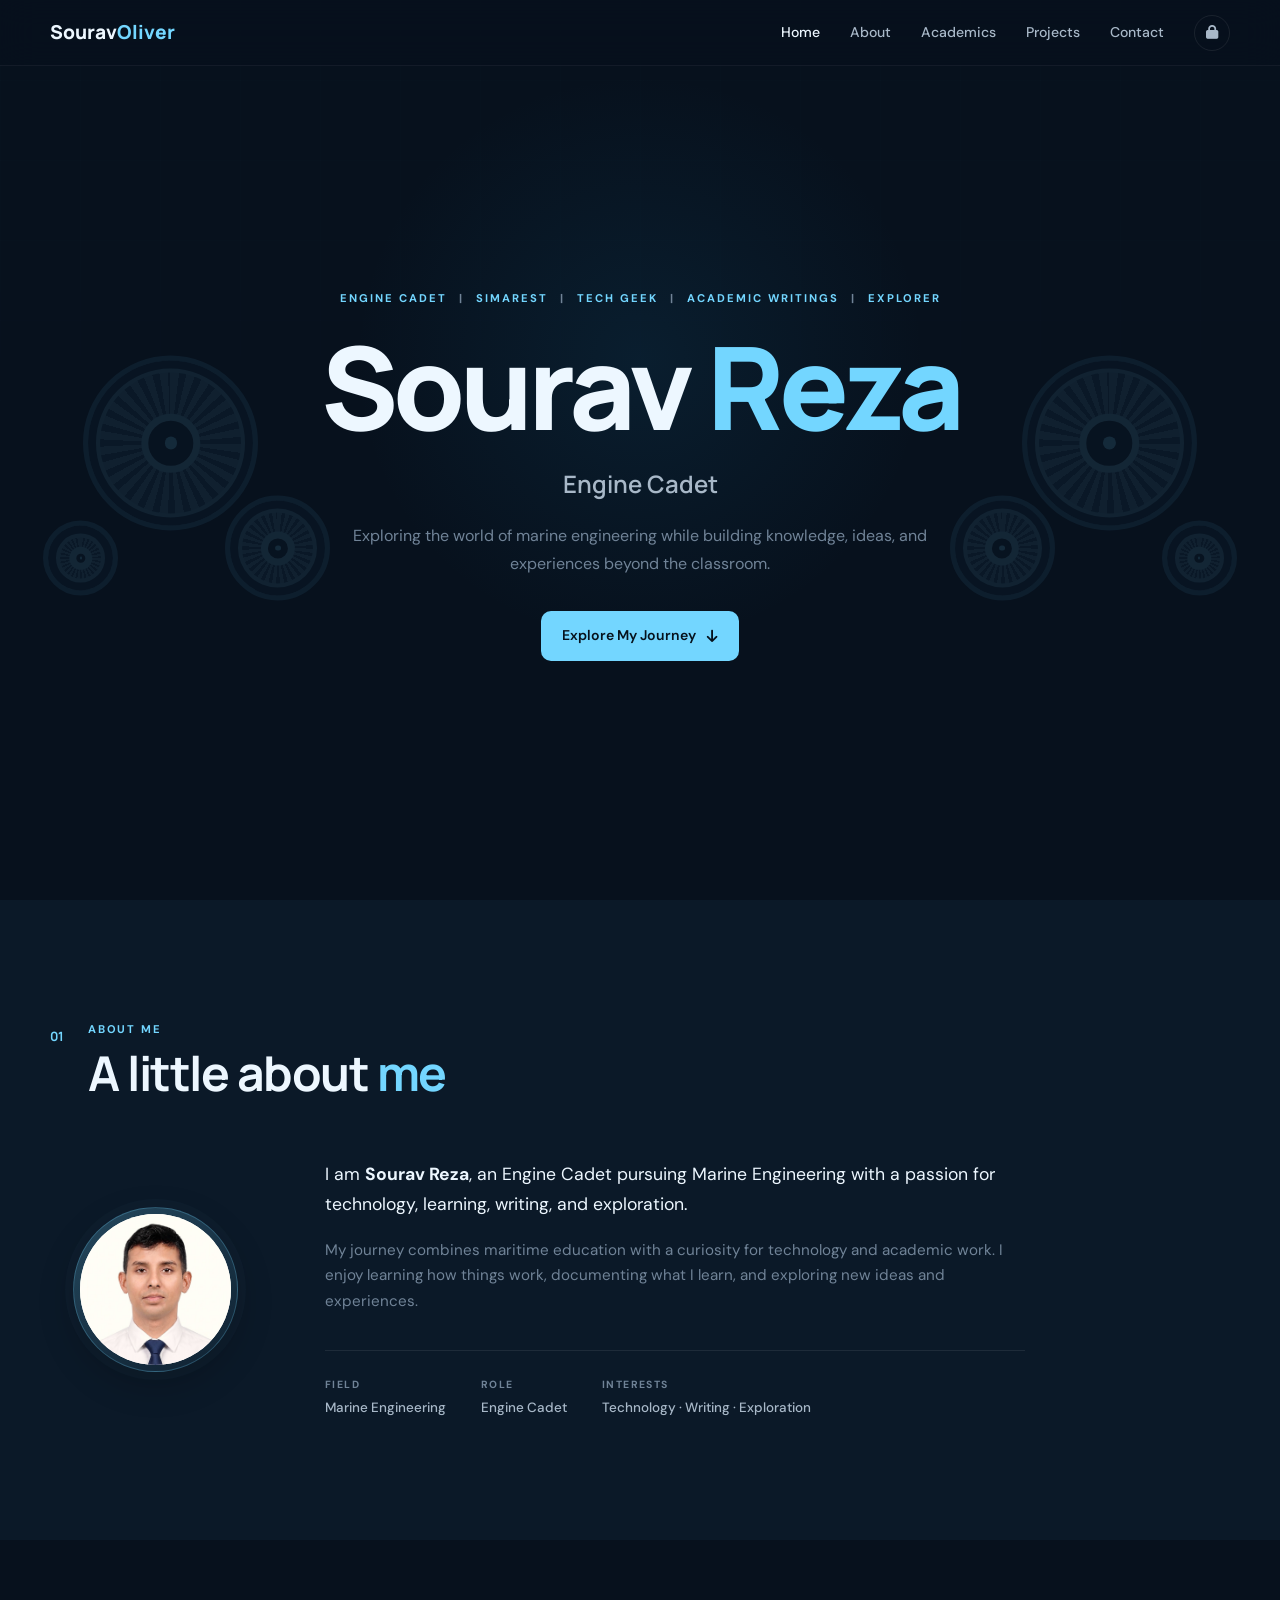
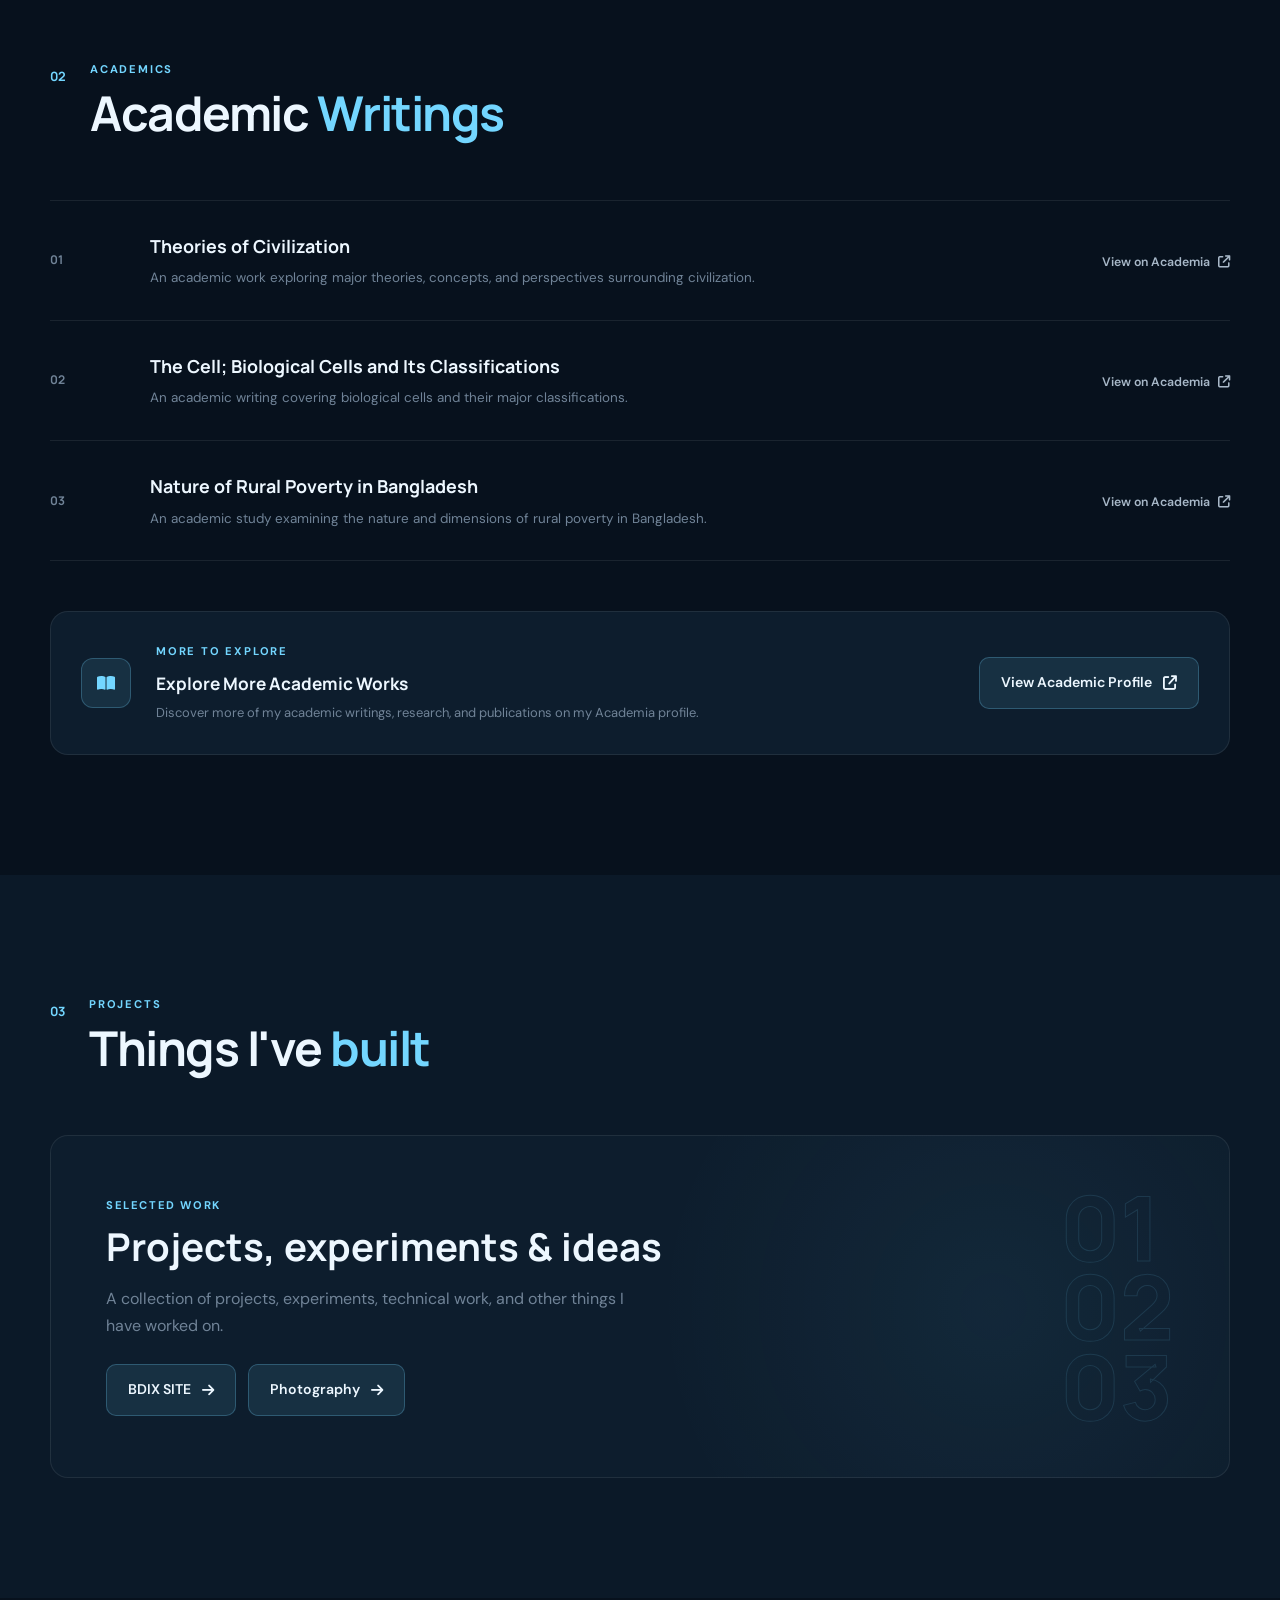
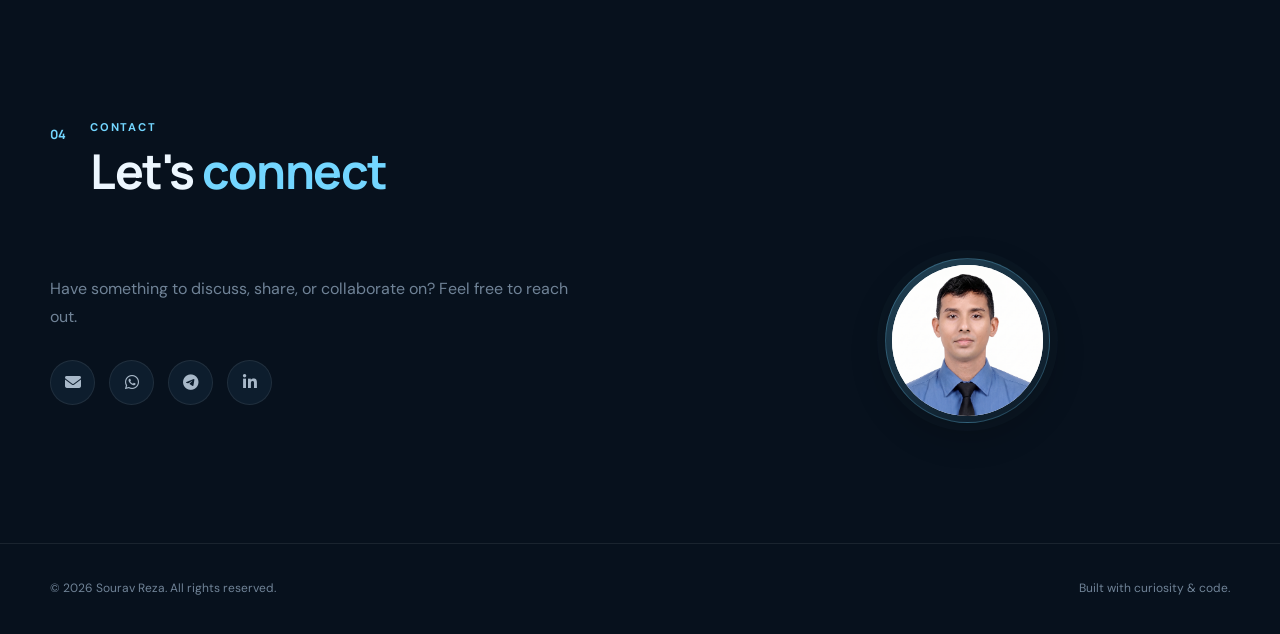
<file: index.html>
<!DOCTYPE html>
<html lang="en">
<head>
    <meta charset="UTF-8">
    <meta name="viewport" content="width=device-width, initial-scale=1.0">

    <title>Sourav Reza | Engine Cadet</title>

    <meta name="description"
          content="Sourav Reza — Engine Cadet, Tech Geek, Academic Writer and Explorer.">

    <link rel="preconnect" href="https://fonts.googleapis.com">
    <link rel="preconnect" href="https://fonts.gstatic.com" crossorigin>

    <link href="https://fonts.googleapis.com/css2?family=DM+Sans:wght@400;500;600;700&family=Manrope:wght@400;500;600;700;800&display=swap"
          rel="stylesheet">

    <link rel="stylesheet"
          href="https://cdnjs.cloudflare.com/ajax/libs/font-awesome/6.5.2/css/all.min.css">

    <link rel="stylesheet" href="style.css">
</head>

<body>

<!-- ================= NAVBAR ================= -->

<header class="navbar">

    <div class="nav-container">

        <a href="#home" class="logo">
            Sourav<span>Oliver</span>
        </a>

        <nav class="nav-links">

            <a href="#home" class="active">Home</a>

            <a href="#about">About</a>

            <a href="#academics">Academics</a>

            <!-- PROJECTS -->

            <div class="projects-dropdown">

                <a href="#projects" class="projects-main">
                    Projects
                </a>

                <div class="projects-menu">

                    <a href="bdix.html">
                        BDIX SITE
                    </a>

                    <a href="photography.html">
                        Photography
                    </a>

                </div>

            </div>

            <a href="#contact">
                Contact
            </a>

            <!-- LOCK -->

            <a href="access.html"
               class="lock-link"
               aria-label="Private Access">

                <i class="fa-solid fa-lock"></i>

            </a>

        </nav>

    </div>

</header>


<!-- ================= HERO ================= -->

<main>

<section class="hero" id="home">

    <div class="hero-gears hero-gears-left">

        <div class="gear gear-large">
            <span></span>
        </div>

        <div class="gear gear-small">
            <span></span>
        </div>

        <div class="gear gear-tiny">
            <span></span>
        </div>

    </div>


    <div class="hero-gears hero-gears-right">

        <div class="gear gear-large">
            <span></span>
        </div>

        <div class="gear gear-small">
            <span></span>
        </div>

        <div class="gear gear-tiny">
            <span></span>
        </div>

    </div>


    <div class="hero-container">

        <div class="hero-content">

            <p class="eyebrow">

                ENGINE CADET
                <span>|</span>
                SIMarEST
                <span>|</span>
                TECH GEEK
                <span>|</span>
                ACADEMIC WRITINGS
                <span>|</span>
                eXPLORER

            </p>


            <h1>
                Sourav <span>Reza</span>
            </h1>


            <h2>
                Engine Cadet
            </h2>


            <p class="hero-description">

                Exploring the world of marine engineering while
                building knowledge, ideas, and experiences beyond
                the classroom.

            </p>


            <a href="#about" class="primary-button">

                Explore My Journey

                <i class="fa-solid fa-arrow-down"></i>

            </a>

        </div>

    </div>

</section>


<!-- ================= ABOUT ================= -->

<section class="section about-section" id="about">

    <div class="section-container">

        <div class="section-heading">

            <span class="section-number">01</span>

            <div>

                <p class="section-label">
                    ABOUT ME
                </p>

                <h2>
                    A little about <span>me</span>
                </h2>

            </div>

        </div>


        <div class="about-content">

            <div class="about-image">

                <div class="portrait-frame">

                    <img src="profile.jpg"
                         alt="Sourav Reza">

                </div>

            </div>


            <div class="about-text">

                <p class="intro-text">

                    I am <strong>Sourav Reza</strong>, an Engine Cadet
                    pursuing Marine Engineering with a passion for
                    technology, learning, writing, and exploration.

                </p>


                <p>

                    My journey combines maritime education with a
                    curiosity for technology and academic work.
                    I enjoy learning how things work, documenting
                    what I learn, and exploring new ideas and
                    experiences.

                </p>


                <div class="about-details">

                    <div class="detail-item">

                        <span>FIELD</span>

                        <strong>
                            Marine Engineering
                        </strong>

                    </div>


                    <div class="detail-item">

                        <span>ROLE</span>

                        <strong>
                            Engine Cadet
                        </strong>

                    </div>


                    <div class="detail-item">

                        <span>INTERESTS</span>

                        <strong>
                            Technology · Writing · Exploration
                        </strong>

                    </div>

                </div>

            </div>

        </div>

    </div>

</section>


<!-- ================= ACADEMICS ================= -->

<section class="section academics-section" id="academics">

    <div class="section-container">

        <div class="section-heading">

            <span class="section-number">02</span>

            <div>

                <p class="section-label">
                    ACADEMICS
                </p>

                <h2>
                    Academic <span>Writings</span>
                </h2>

            </div>

        </div>


        <div class="academic-list">


            <article class="academic-item">

                <div class="academic-number">
                    01
                </div>

                <div class="academic-info">

                    <h3>
                        Theories of Civilization
                    </h3>

                    <p>
                        An academic work exploring major theories,
                        concepts, and perspectives surrounding
                        civilization.
                    </p>

                </div>

                <div class="academic-action">

                    <a href="https://bsmrmu.academia.edu/SouravReza"
                       target="_blank"
                       rel="noopener">

                        View on Academia

                        <i class="fa-solid fa-arrow-up-right-from-square"></i>

                    </a>

                </div>

            </article>


            <article class="academic-item">

                <div class="academic-number">
                    02
                </div>

                <div class="academic-info">

                    <h3>
                        The Cell; Biological Cells and Its Classifications
                    </h3>

                    <p>
                        An academic writing covering biological
                        cells and their major classifications.
                    </p>

                </div>

                <div class="academic-action">

                    <a href="https://bsmrmu.academia.edu/SouravReza"
                       target="_blank"
                       rel="noopener">

                        View on Academia

                        <i class="fa-solid fa-arrow-up-right-from-square"></i>

                    </a>

                </div>

            </article>


            <article class="academic-item">

                <div class="academic-number">
                    03
                </div>

                <div class="academic-info">

                    <h3>
                        Nature of Rural Poverty in Bangladesh
                    </h3>

                    <p>
                        An academic study examining the nature
                        and dimensions of rural poverty in Bangladesh.
                    </p>

                </div>

                <div class="academic-action">

                    <a href="https://bsmrmu.academia.edu/SouravReza"
                       target="_blank"
                       rel="noopener">

                        View on Academia

                        <i class="fa-solid fa-arrow-up-right-from-square"></i>

                    </a>

                </div>

            </article>

        </div>


        <div class="academic-more">

            <div class="more-icon">

                <i class="fa-solid fa-book-open"></i>

            </div>


            <div class="more-content">

                <p class="section-label">
                    MORE TO EXPLORE
                </p>

                <h3>
                    Explore More Academic Works
                </h3>

                <p>
                    Discover more of my academic writings,
                    research, and publications on my Academia profile.
                </p>

            </div>


            <a href="https://bsmrmu.academia.edu/SouravReza"
               target="_blank"
               rel="noopener"
               class="secondary-button">

                View Academic Profile

                <i class="fa-solid fa-arrow-up-right-from-square"></i>

            </a>

        </div>

    </div>

</section>


<!-- ================= PROJECTS ================= -->

<section class="section projects-section" id="projects">

    <div class="section-container">

        <div class="section-heading">

            <span class="section-number">03</span>

            <div>

                <p class="section-label">
                    PROJECTS
                </p>

                <h2>
                    Things I've <span>built</span>
                </h2>

            </div>

        </div>


        <div class="projects-preview">

            <div class="project-preview-text">

                <p class="project-tag">
                    SELECTED WORK
                </p>

                <h3>
                    Projects, experiments & ideas
                </h3>

                <p>

                    A collection of projects, experiments,
                    technical work, and other things I have
                    worked on.

                </p>

                <div class="project-buttons">

                    <a href="bdix.html"
                       class="secondary-button">

                        BDIX SITE

                        <i class="fa-solid fa-arrow-right"></i>

                    </a>


                    <a href="photography.html"
                       class="secondary-button">

                        Photography

                        <i class="fa-solid fa-arrow-right"></i>

                    </a>

                </div>

            </div>


            <div class="project-decoration">

                <span>01</span>
                <span>02</span>
                <span>03</span>

            </div>

        </div>

    </div>

</section>


<!-- ================= CONTACT ================= -->

<section class="section contact-section" id="contact">

    <div class="section-container">

        <div class="section-heading">

            <span class="section-number">04</span>

            <div>

                <p class="section-label">
                    CONTACT
                </p>

                <h2>
                    Let's <span>connect</span>
                </h2>

            </div>

        </div>


        <div class="contact-content">

            <div class="contact-text">

                <p class="contact-intro">

                    Have something to discuss, share, or
                    collaborate on? Feel free to reach out.

                </p>


                <div class="social-links">

                    <a href="mailto:rezasourav07@gmail.com"
                       aria-label="Email">

                        <i class="fa-solid fa-envelope"></i>

                    </a>


                    <a href="https://wa.me/8801754745679"
                       target="_blank"
                       rel="noopener"
                       aria-label="WhatsApp">

                        <i class="fa-brands fa-whatsapp"></i>

                    </a>


                    <a href="https://t.me/Mr_R3Z4"
                       target="_blank"
                       rel="noopener"
                       aria-label="Telegram">

                        <i class="fa-brands fa-telegram"></i>

                    </a>


                    <a href="https://www.linkedin.com/in/mrr3z4/"
                       target="_blank"
                       rel="noopener"
                       aria-label="LinkedIn">

                        <i class="fa-brands fa-linkedin-in"></i>

                    </a>

                </div>

            </div>


            <div class="contact-image">

                <div class="portrait-frame">

                    <img src="hero 2.jpg"
                         alt="Sourav Reza">

                </div>

            </div>

        </div>

    </div>

</section>

</main>


<!-- ================= FOOTER ================= -->

<footer class="footer">

    <div class="footer-container">

        <p>
            © 2026 Sourav Reza. All rights reserved.
        </p>

        <p class="footer-note">
            Built with curiosity & code.
        </p>

    </div>

</footer>


</body>
</html>
</file>
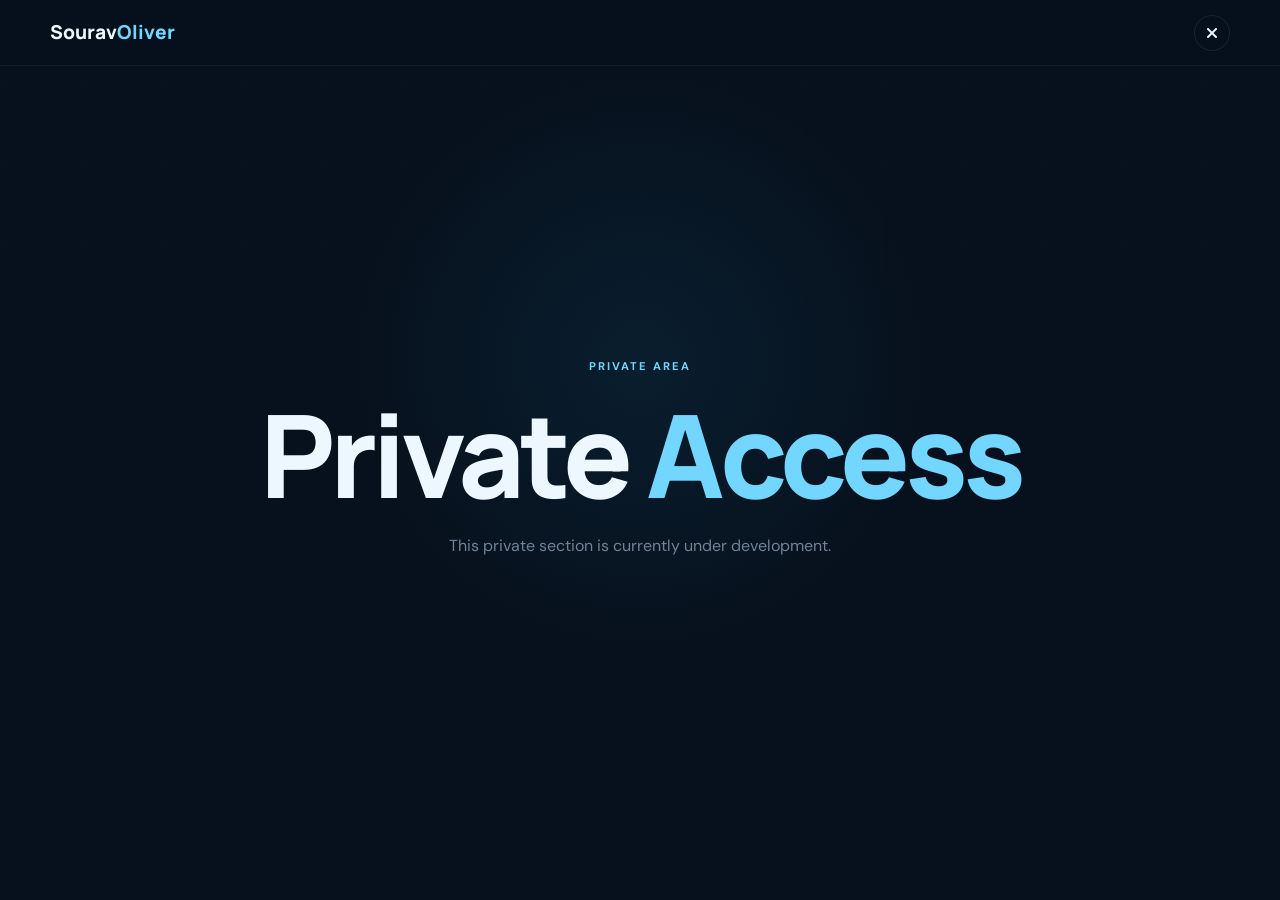
<file: access.html>
<!DOCTYPE html>
<html lang="en">

<head>
    
    <meta charset="UTF-8">

    <meta name="viewport"
          content="width=device-width, initial-scale=1.0">

    <title>Private Access | Sourav Reza</title>

    <link rel="preconnect"
          href="https://fonts.googleapis.com">

    <link rel="preconnect"
          href="https://fonts.gstatic.com"
          crossorigin>

    <link href="https://fonts.googleapis.com/css2?family=DM+Sans:wght@400;500;600;700&family=Manrope:wght@400;500;600;700;800&display=swap"
          rel="stylesheet">

    <link rel="stylesheet"
          href="https://cdnjs.cloudflare.com/ajax/libs/font-awesome/6.5.2/css/all.min.css">

    <link rel="stylesheet"
          href="style.css">

</head>


<body>


<header class="navbar">

    <div class="nav-container">

        <a href="index.html" class="logo">

            Sourav<span>Oliver</span>

        </a>


        <a href="index.html"
           class="lock-link"
           aria-label="Back to Home">

            <i class="fa-solid fa-xmark"></i>

        </a>

    </div>

</header>


<main>

<section class="hero">

    <div class="hero-container">

        <div class="hero-content">

            <p class="eyebrow">
                PRIVATE AREA
            </p>


            <h1>
                Private <span>Access</span>
            </h1>


            <p class="hero-description">

                This private section is currently under development.

            </p>

        </div>

    </div>

</section>

</main>


</body>

</html>
</file>
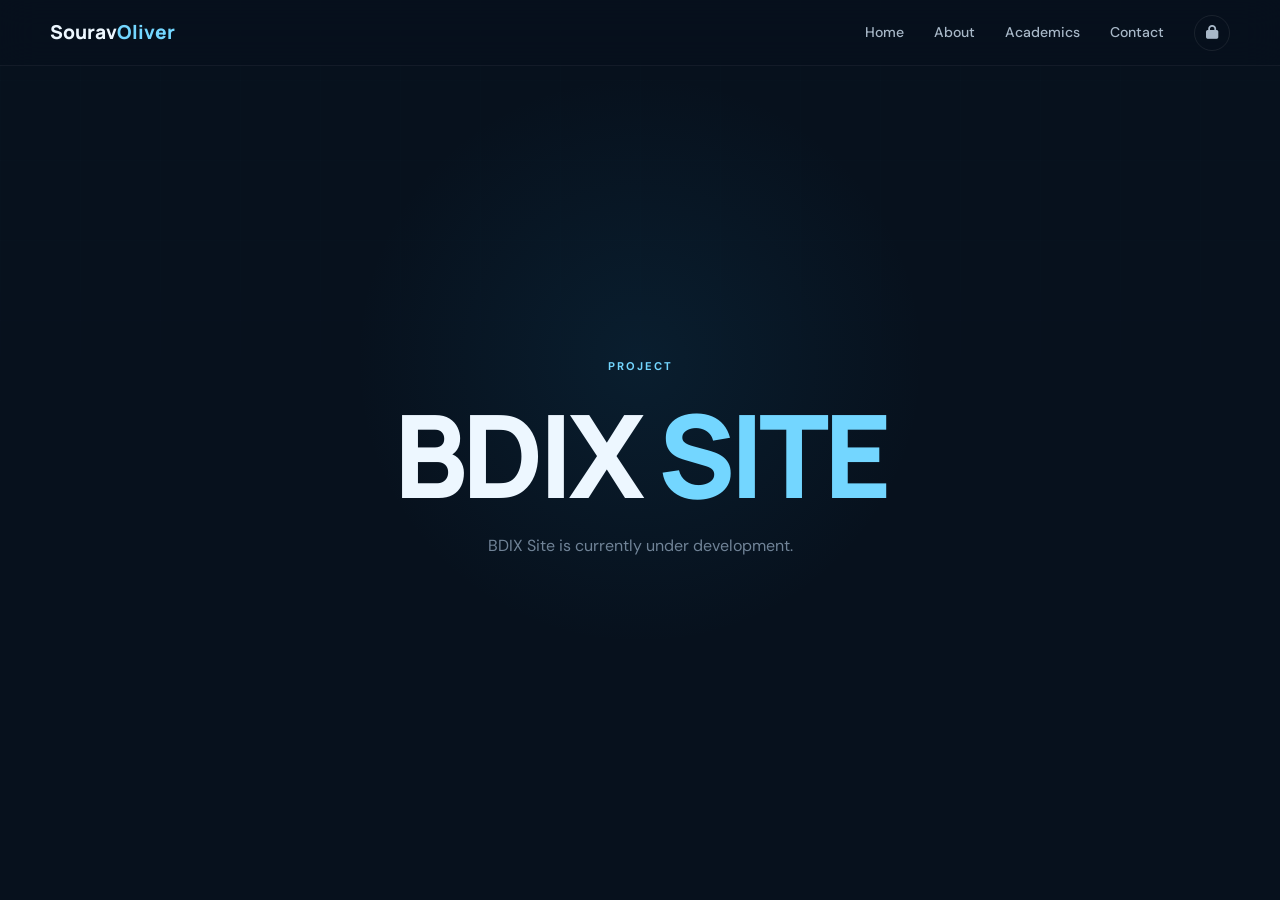
<file: bdix.html>
<!DOCTYPE html>
<html lang="en">

<head>

    <meta charset="UTF-8">

    <meta name="viewport"
          content="width=device-width, initial-scale=1.0">

    <title>BDIX SITE | Sourav Reza</title>

    <link rel="preconnect"
          href="https://fonts.googleapis.com">

    <link rel="preconnect"
          href="https://fonts.gstatic.com"
          crossorigin>

    <link href="https://fonts.googleapis.com/css2?family=DM+Sans:wght@400;500;600;700&family=Manrope:wght@400;500;600;700;800&display=swap"
          rel="stylesheet">

    <link rel="stylesheet"
          href="https://cdnjs.cloudflare.com/ajax/libs/font-awesome/6.5.2/css/all.min.css">

    <link rel="stylesheet"
          href="style.css">

</head>

<body>

<header class="navbar">

    <div class="nav-container">

        <a href="index.html" class="logo">
            Sourav<span>Oliver</span>
        </a>

        <nav class="nav-links">

            <a href="index.html">
                Home
            </a>

            <a href="index.html#about">
                About
            </a>

            <a href="index.html#academics">
                Academics
            </a>

            <a href="index.html#contact">
                Contact
            </a>

            <a href="access.html"
               class="lock-link">

                <i class="fa-solid fa-lock"></i>

            </a>

        </nav>

    </div>

</header>


<main>

<section class="hero">

    <div class="hero-container">

        <div class="hero-content">

            <p class="eyebrow">
                PROJECT
            </p>

            <h1>
                BDIX <span>SITE</span>
            </h1>

            <p class="hero-description">

                BDIX Site is currently under development.

            </p>

        </div>

    </div>

</section>

</main>

</body>

</html>
</file>
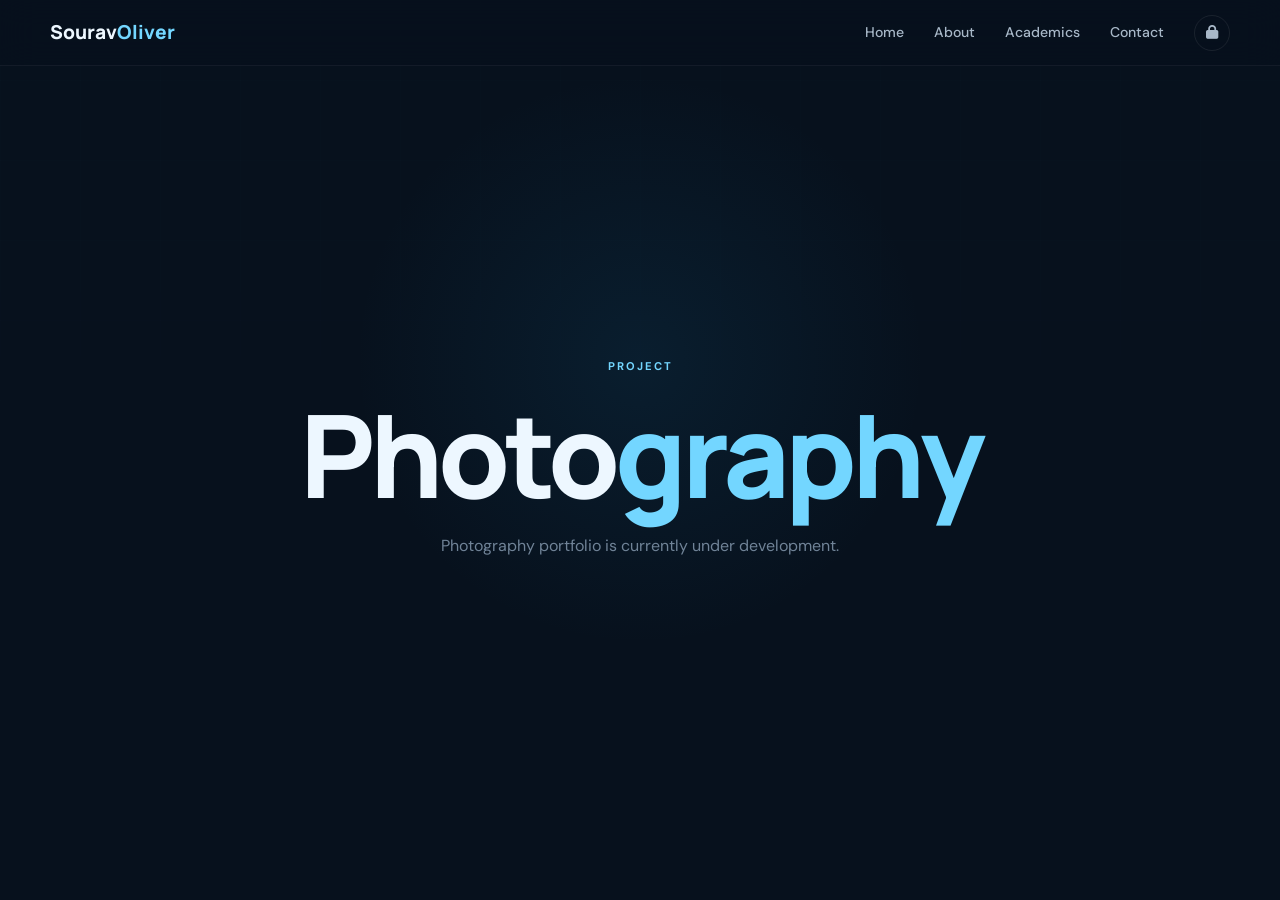
<file: photography.html>
<!DOCTYPE html>
<html lang="en">

<head>

    <meta charset="UTF-8">

    <meta name="viewport"
          content="width=device-width, initial-scale=1.0">

    <title>Photography | Sourav Reza</title>

    <link rel="preconnect"
          href="https://fonts.googleapis.com">

    <link rel="preconnect"
          href="https://fonts.gstatic.com"
          crossorigin>

    <link href="https://fonts.googleapis.com/css2?family=DM+Sans:wght@400;500;600;700&family=Manrope:wght@400;500;600;700;800&display=swap"
          rel="stylesheet">

    <link rel="stylesheet"
          href="https://cdnjs.cloudflare.com/ajax/libs/font-awesome/6.5.2/css/all.min.css">

    <link rel="stylesheet"
          href="style.css">

</head>


<body>


<header class="navbar">

    <div class="nav-container">

        <a href="index.html" class="logo">

            Sourav<span>Oliver</span>

        </a>


        <nav class="nav-links">

            <a href="index.html">
                Home
            </a>

            <a href="index.html#about">
                About
            </a>

            <a href="index.html#academics">
                Academics
            </a>

            <a href="index.html#contact">
                Contact
            </a>

            <a href="access.html"
               class="lock-link">

                <i class="fa-solid fa-lock"></i>

            </a>

        </nav>

    </div>

</header>


<main>

<section class="hero">

    <div class="hero-container">

        <div class="hero-content">

            <p class="eyebrow">
                PROJECT
            </p>

            <h1>
                Photo<span>graphy</span>
            </h1>

            <p class="hero-description">

                Photography portfolio is currently under development.

            </p>

        </div>

    </div>

</section>

</main>


</body>

</html>
</file>
<file: style.css>
:root {
    --bg: #07111d;
    --bg-soft: #0b1928;
    --bg-card: #0d1d2d;

    --text: #edf7ff;
    --text-soft: #a8b8c8;
    --text-muted: #708397;

    --accent: #73d6ff;
    --accent-bright: #12bfff;
    --accent-soft: rgba(115, 214, 255, 0.10);
    --accent-border: rgba(115, 214, 255, 0.25);

    --border: rgba(255,255,255,0.08);

    --max-width: 1180px;
    --radius: 18px;

    --transition: 0.3s ease;
}


/* RESET */

* {
    margin: 0;
    padding: 0;
    box-sizing: border-box;
}

html {
    scroll-behavior: smooth;
}

body {
    background: var(--bg);
    color: var(--text);
    font-family: "DM Sans", sans-serif;
    line-height: 1.7;
    overflow-x: hidden;
}

a {
    color: inherit;
    text-decoration: none;
}

img {
    display: block;
    max-width: 100%;
}


/* =====================================================
   NAVBAR
===================================================== */

.navbar {
    position: fixed;
    top: 0;
    left: 0;
    width: 100%;
    height: 66px;
    z-index: 1000;

    background: rgba(7,17,29,0.82);

    border-bottom: 1px solid rgba(255,255,255,0.05);

    backdrop-filter: blur(18px);
    -webkit-backdrop-filter: blur(18px);
}

.nav-container {
    width: min(
        var(--max-width),
        calc(100% - 48px)
    );

    height: 100%;
    margin: auto;

    display: flex;
    align-items: center;
    justify-content: space-between;
}


/* LOGO */

.logo {
    font-family: "Manrope", sans-serif;
    font-size: 1.2rem;
    font-weight: 800;
}

.logo span {
    color: var(--accent);
}


/* NAV */

.nav-links {
    height: 100%;

    display: flex;
    align-items: center;

    gap: 30px;
}

.nav-links > a,
.projects-main {
    position: relative;

    color: var(--text-soft);

    font-size: 0.88rem;
    font-weight: 500;

    transition: color var(--transition);
}

.nav-links > a:hover,
.projects-main:hover,
.nav-links > a.active {
    color: var(--text);
}


/* UNDERLINE */

.nav-links > a:not(.lock-link)::after,
.projects-main::after {
    content: "";

    position: absolute;

    left: 0;
    bottom: -7px;

    width: 0;
    height: 1px;

    background: var(--accent);

    transition: width var(--transition);
}

.nav-links > a:not(.lock-link):hover::after,
.projects-main:hover::after {
    width: 100%;
}


/* =====================================================
   PROJECTS DROPDOWN
===================================================== */

.projects-dropdown {
    position: relative;

    height: 100%;

    display: flex;
    align-items: center;
}


/*
   IMPORTANT:
   The dropdown is absolutely positioned relative
   to .projects-dropdown.
*/

.projects-menu {
    position: absolute;

    top: calc(100% + 10px);
    left: 50%;

    width: 175px;

    padding: 7px;

    transform:
        translateX(-50%)
        translateY(8px);

    background: rgba(11,25,40,0.98);

    border: 1px solid var(--border);

    border-radius: 12px;

    box-shadow:
        0 18px 45px rgba(0,0,0,0.42);

    backdrop-filter: blur(18px);
    -webkit-backdrop-filter: blur(18px);

    opacity: 0;
    visibility: hidden;
    pointer-events: none;

    transition:
        opacity 0.22s ease,
        transform 0.22s ease,
        visibility 0.22s ease;

    z-index: 5000;
}


/* LITTLE ARROW */

.projects-menu::before {
    content: "";

    position: absolute;

    top: -6px;
    left: 50%;

    width: 10px;
    height: 10px;

    transform:
        translateX(-50%)
        rotate(45deg);

    background: #0b1928;

    border-left: 1px solid var(--border);
    border-top: 1px solid var(--border);
}


/* DROPDOWN ITEMS */

.projects-menu a {
    display: block !important;

    width: 100%;

    padding: 10px 12px;

    border-radius: 8px;

    color: var(--text-soft);

    font-size: 0.76rem;

    font-weight: 600;

    white-space: nowrap;

    transition:
        color 0.2s ease,
        background 0.2s ease,
        padding-left 0.2s ease;
}


.projects-menu a:hover {
    color: var(--accent);

    background: var(--accent-soft);

    padding-left: 17px;
}


/* SHOW MENU */

.projects-dropdown:hover .projects-menu {
    opacity: 1;

    visibility: visible;

    pointer-events: auto;

    transform:
        translateX(-50%)
        translateY(0);
}


/* =====================================================
   LOCK
===================================================== */

.lock-link {
    width: 36px;
    height: 36px;

    display: flex !important;

    align-items: center;
    justify-content: center;

    border: 1px solid var(--border);

    border-radius: 50%;

    transition:
        color var(--transition),
        background var(--transition),
        border-color var(--transition);
}

.lock-link:hover {
    color: var(--accent);

    background: var(--accent-soft);

    border-color: var(--accent-border);
}


/* =====================================================
   HERO
===================================================== */

.hero {
    min-height: 100vh;

    position: relative;

    display: flex;
    align-items: center;
    justify-content: center;

    overflow: hidden;

    background:
        radial-gradient(
            circle at 50% 40%,
            rgba(25,117,166,0.13),
            transparent 34%
        ),
        var(--bg);
}


.hero::before {
    content: "";

    position: absolute;
    inset: 0;

    opacity: 0.13;

    background-image:
        linear-gradient(
            rgba(115,214,255,0.07) 1px,
            transparent 1px
        ),
        linear-gradient(
            90deg,
            rgba(115,214,255,0.07) 1px,
            transparent 1px
        );

    background-size: 80px 80px;

    mask-image:
        linear-gradient(
            to bottom,
            black,
            transparent 75%
        );
}


/* =====================================================
   GEARS
===================================================== */

.hero-gears {
    position: absolute;

    top: 50%;

    width: 310px;
    height: 310px;

    transform: translateY(-45%);

    opacity: 0.3;

    z-index: 2;

    pointer-events: none;
}

.hero-gears-left {
    left: 3%;
}

.hero-gears-right {
    right: 3%;
}

.gear {
    position: absolute;

    border-radius: 50%;

    background:
        repeating-conic-gradient(
            from 0deg,
            #25445b 0deg 7deg,
            #112b40 7deg 13deg
        );

    border: 5px solid #1d3c52;

    box-shadow:
        inset 0 0 0 8px #0b1e30,
        inset 0 0 0 12px #294b61;

    animation:
        rotateGear 18s linear infinite;
}

.gear span {
    position: absolute;

    left: 50%;
    top: 50%;

    width: 36%;
    height: 36%;

    transform: translate(-50%,-50%);

    border-radius: 50%;

    background: #091827;

    border: 7px solid #31566d;
}

.gear span::after {
    content: "";

    position: absolute;

    left: 50%;
    top: 50%;

    width: 28%;
    height: 28%;

    transform: translate(-50%,-50%);

    border-radius: 50%;

    background: var(--accent);

    opacity: 0.4;
}

.gear-large {
    width: 175px;
    height: 175px;

    left: 45px;
    top: 45px;
}

.gear-small {
    width: 105px;
    height: 105px;

    right: 18px;
    bottom: 20px;

    animation-duration: 11s;
    animation-direction: reverse;
}

.gear-tiny {
    width: 75px;
    height: 75px;

    left: 5px;
    bottom: 25px;

    animation-duration: 8s;
}

.hero-gears-right .gear-large {
    left: auto;
    right: 45px;
}

.hero-gears-right .gear-small {
    right: auto;
    left: 18px;
}

.hero-gears-right .gear-tiny {
    left: auto;
    right: 5px;
}

@keyframes rotateGear {
    from {
        transform: rotate(0deg);
    }

    to {
        transform: rotate(360deg);
    }
}


/* =====================================================
   HERO CONTENT
===================================================== */

.hero-container {
    width: min(
        var(--max-width),
        calc(100% - 48px)
    );

    margin: auto;

    position: relative;

    z-index: 5;

    text-align: center;
}

.hero-content {
    max-width: 900px;

    margin: auto;

    padding-top: 50px;
}

.eyebrow {
    margin-bottom: 24px;

    color: var(--accent);

    font-size: 0.7rem;

    font-weight: 700;

    letter-spacing: 2px;

    text-transform: uppercase;
}

.eyebrow span {
    color: var(--text-muted);

    margin: 0 7px;
}

.hero h1 {
    font-family: "Manrope", sans-serif;

    font-size:
        clamp(4rem, 9vw, 7.5rem);

    line-height: 0.95;

    letter-spacing: -5px;

    font-weight: 800;

    margin-bottom: 22px;
}

.hero h1 span {
    color: var(--accent);
}

.hero h2 {
    font-family: "Manrope", sans-serif;

    font-size: 1.5rem;

    font-weight: 600;

    color: var(--text-soft);

    margin-bottom: 18px;
}

.hero-description {
    max-width: 610px;

    margin: 0 auto 34px;

    color: var(--text-muted);

    font-size: 1rem;
}


/* =====================================================
   BUTTONS
===================================================== */

.primary-button,
.secondary-button {
    display: inline-flex;

    align-items: center;

    gap: 11px;

    padding: 13px 21px;

    border-radius: 10px;

    font-size: 0.88rem;

    font-weight: 600;

    transition:
        transform var(--transition),
        background var(--transition),
        border-color var(--transition),
        color var(--transition);
}

.primary-button {
    color: #06121c;

    background: var(--accent);
}

.primary-button:hover {
    transform: translateY(-3px);

    background: #9ce3ff;
}

.secondary-button {
    color: var(--text);

    border: 1px solid var(--accent-border);

    background: var(--accent-soft);
}

.secondary-button:hover {
    transform: translateY(-3px);

    color: var(--accent);

    border-color: var(--accent);
}


/* PROJECT BUTTONS */

.project-buttons {
    display: flex;

    flex-wrap: wrap;

    gap: 12px;
}


/* =====================================================
   SECTIONS
===================================================== */

.section {
    padding: 120px 0;
}

.section-container {
    width: min(
        var(--max-width),
        calc(100% - 48px)
    );

    margin: auto;
}

.section-heading {
    display: flex;

    align-items: flex-start;

    gap: 24px;

    margin-bottom: 60px;
}

.section-number {
    color: var(--accent);

    font-family: "Manrope", sans-serif;

    font-size: 0.8rem;

    font-weight: 700;

    padding-top: 6px;
}

.section-label {
    color: var(--accent);

    font-size: 0.7rem;

    font-weight: 700;

    letter-spacing: 1.8px;

    margin-bottom: 8px;
}

.section-heading h2 {
    font-family: "Manrope", sans-serif;

    font-size:
        clamp(2rem,4vw,3rem);

    line-height: 1.1;

    letter-spacing: -1.5px;
}

.section-heading h2 span {
    color: var(--accent);
}


/* =====================================================
   ABOUT
===================================================== */

.about-section {
    background: var(--bg-soft);
}

.about-content {
    display: grid;

    grid-template-columns: 210px 1fr;

    gap: 65px;

    align-items: center;

    max-width: 1000px;
}

.about-image {
    display: flex;

    justify-content: center;
}

.portrait-frame {
    width: 165px;
    height: 165px;

    padding: 6px;

    border-radius: 50%;

    background:
        linear-gradient(
            145deg,
            rgba(115,214,255,0.25),
            rgba(115,214,255,0.04)
        );

    border: 1px solid var(--accent-border);

    box-shadow:
        0 0 0 8px rgba(115,214,255,0.025),
        0 12px 35px rgba(0,0,0,0.22);

    overflow: hidden;
}

.portrait-frame img {
    width: 100%;
    height: 100%;

    border-radius: 50%;

    object-fit: cover;

    object-position: center top;

    background: #fff;
}

.about-text {
    max-width: 700px;
}

.intro-text {
    color: var(--text);

    font-size: 1.1rem;

    margin-bottom: 18px;
}

.about-text > p:not(.intro-text) {
    color: var(--text-muted);

    font-size: 0.95rem;
}

.about-details {
    display: flex;

    flex-wrap: wrap;

    gap: 35px;

    margin-top: 35px;

    padding-top: 25px;

    border-top: 1px solid var(--border);
}

.detail-item {
    display: flex;

    flex-direction: column;

    gap: 3px;
}

.detail-item span {
    color: var(--text-muted);

    font-size: 0.65rem;

    font-weight: 700;

    letter-spacing: 1.4px;
}

.detail-item strong {
    color: var(--text-soft);

    font-size: 0.84rem;

    font-weight: 500;
}


/* =====================================================
   ACADEMICS
===================================================== */

.academic-list {
    border-top: 1px solid var(--border);
}

.academic-item {
    display: grid;

    grid-template-columns: 70px 1fr auto;

    align-items: center;

    gap: 30px;

    padding: 30px 0;

    border-bottom: 1px solid var(--border);

    transition:
        padding var(--transition),
        background var(--transition);
}

.academic-item:hover {
    padding-left: 10px;
    padding-right: 10px;

    background:
        linear-gradient(
            90deg,
            transparent,
            rgba(115,214,255,0.025),
            transparent
        );
}

.academic-number {
    color: var(--text-muted);

    font-family: "Manrope", sans-serif;

    font-size: 0.75rem;

    font-weight: 700;
}

.academic-info h3 {
    font-family: "Manrope", sans-serif;

    font-size: 1.12rem;

    margin-bottom: 6px;
}

.academic-item:hover .academic-info h3 {
    color: var(--accent);
}

.academic-info p {
    color: var(--text-muted);

    font-size: 0.84rem;

    max-width: 650px;
}

.academic-action a {
    display: inline-flex;

    align-items: center;

    gap: 8px;

    color: var(--text-soft);

    font-size: 0.77rem;

    font-weight: 600;

    white-space: nowrap;
}

.academic-action a:hover {
    color: var(--accent);
}


/* MORE ACADEMIC */

.academic-more {
    display: flex;

    align-items: center;

    gap: 25px;

    margin-top: 50px;

    padding: 30px;

    border: 1px solid var(--border);

    border-radius: var(--radius);

    background: var(--bg-card);
}

.more-icon {
    width: 50px;
    height: 50px;

    flex-shrink: 0;

    display: flex;

    align-items: center;
    justify-content: center;

    color: var(--accent);

    background: var(--accent-soft);

    border: 1px solid var(--accent-border);

    border-radius: 12px;
}

.more-content {
    flex: 1;
}

.more-content h3 {
    font-family: "Manrope", sans-serif;

    font-size: 1.08rem;

    margin-bottom: 3px;
}

.more-content > p:last-child {
    color: var(--text-muted);

    font-size: 0.81rem;
}


/* =====================================================
   PROJECTS
===================================================== */

.projects-section {
    background: var(--bg-soft);
}

.projects-preview {
    min-height: 300px;

    display: flex;

    align-items: center;

    justify-content: space-between;

    gap: 50px;

    padding: 55px;

    border: 1px solid var(--border);

    border-radius: var(--radius);

    background:
        radial-gradient(
            circle at 80% 50%,
            rgba(115,214,255,0.06),
            transparent 35%
        ),
        var(--bg-card);
}

.project-preview-text {
    max-width: 650px;
}

.project-tag {
    color: var(--accent);

    font-size: 0.7rem;

    font-weight: 700;

    letter-spacing: 1.6px;

    margin-bottom: 10px;
}

.project-preview-text h3 {
    font-family: "Manrope", sans-serif;

    font-size:
        clamp(1.7rem,3vw,2.5rem);

    line-height: 1.15;

    margin-bottom: 15px;
}

.project-preview-text > p:not(.project-tag) {
    color: var(--text-muted);

    max-width: 550px;

    margin-bottom: 25px;
}

.project-decoration {
    display: flex;

    flex-direction: column;

    gap: 8px;

    opacity: 0.5;
}

.project-decoration span {
    font-family: "Manrope", sans-serif;

    font-size:
        clamp(3rem,7vw,6rem);

    font-weight: 800;

    line-height: 0.8;

    color: transparent;

    -webkit-text-stroke:
        1px var(--accent-border);
}


/* =====================================================
   CONTACT
===================================================== */

.contact-content {
    display: flex;

    align-items: center;

    justify-content: space-between;

    gap: 60px;

    max-width: 1000px;
}

.contact-text {
    flex: 1;
}

.contact-intro {
    color: var(--text-muted);

    font-size: 1rem;

    max-width: 520px;

    margin-bottom: 30px;
}

.social-links {
    display: flex;

    align-items: center;

    gap: 14px;
}

.social-links a {
    width: 45px;
    height: 45px;

    display: flex;

    align-items: center;
    justify-content: center;

    border: 1px solid var(--border);

    border-radius: 50%;

    color: var(--text-soft);

    background: var(--bg-card);

    transition:
        color var(--transition),
        border-color var(--transition),
        background var(--transition),
        transform var(--transition);
}

.social-links a:hover {
    color: var(--accent);

    border-color: var(--accent-border);

    background: var(--accent-soft);

    transform: translateY(-4px);
}

.contact-image {
    flex-shrink: 0;
}


/* =====================================================
   FOOTER
===================================================== */

.footer {
    border-top: 1px solid var(--border);

    background: var(--bg);
}

.footer-container {
    width: min(
        var(--max-width),
        calc(100% - 48px)
    );

    min-height: 90px;

    margin: auto;

    display: flex;

    align-items: center;

    justify-content: space-between;
}

.footer p {
    color: var(--text-muted);

    font-size: 0.75rem;
}


/* =====================================================
   TABLET
===================================================== */

@media (max-width: 1000px) {

    .hero-gears {
        opacity: 0.18;
        transform:
            translateY(-45%)
            scale(0.8);
    }

    .hero-gears-left {
        left: -4%;
    }

    .hero-gears-right {
        right: -4%;
    }

    .about-content {
        grid-template-columns: 170px 1fr;
        gap: 45px;
    }
}


/* =====================================================
   MOBILE
===================================================== */

@media (max-width: 700px) {

    .navbar {
        height: 70px;
    }

    .nav-container {
        width: calc(100% - 30px);
    }

    .logo {
        font-size: 1rem;
    }

    .nav-links {
        gap: 12px;
    }

    .nav-links > a,
    .projects-main {
        font-size: 0.68rem;
    }


    /* MOBILE DROPDOWN */

    .projects-menu {
        width: 155px;

        top: calc(100% + 8px);
    }


    .hero-container {
        width: calc(100% - 30px);
    }

    .hero-content {
        padding-top: 50px;
    }

    .hero-gears {
        opacity: 0.12;

        transform:
            translateY(-45%)
            scale(0.55);
    }

    .hero-gears-left {
        left: -120px;
    }

    .hero-gears-right {
        right: -120px;
    }

    .eyebrow {
        max-width: 340px;

        margin-left: auto;
        margin-right: auto;

        font-size: 0.58rem;

        line-height: 2;

        letter-spacing: 1px;
    }

    .eyebrow span {
        margin: 0 3px;
    }

    .hero h1 {
        font-size:
            clamp(3rem,15vw,4.8rem);

        letter-spacing: -3px;
    }

    .hero h2 {
        font-size: 1.2rem;
    }

    .hero-description {
        font-size: 0.88rem;
    }


    .section {
        padding: 90px 0;
    }

    .section-container {
        width: calc(100% - 30px);
    }

    .section-heading {
        gap: 15px;
        margin-bottom: 45px;
    }

    .section-heading h2 {
        font-size: 2rem;
    }


    /* ABOUT */

    .about-content {
        display: flex;

        flex-direction: column;

        align-items: flex-start;

        gap: 30px;
    }

    .portrait-frame {
        width: 135px;
        height: 135px;
    }

    .about-image {
        justify-content: flex-start;
    }

    .about-details {
        flex-direction: column;
        gap: 18px;
    }


    /* ACADEMICS */

    .academic-item {
        display: block;
        padding: 25px 0;
    }

    .academic-number {
        margin-bottom: 8px;
    }

    .academic-info h3 {
        font-size: 1rem;
    }

    .academic-info p {
        font-size: 0.8rem;
    }

    .academic-action {
        margin-top: 15px;
    }


    .academic-more {
        align-items: flex-start;

        flex-direction: column;

        padding: 25px;

        gap: 18px;
    }


    /* PROJECTS */

    .projects-preview {
        min-height: auto;

        padding: 30px;

        flex-direction: column;

        align-items: flex-start;
    }

    .project-decoration {
        display: none;
    }


    /* CONTACT */

    .contact-content {
        flex-direction: column-reverse;

        align-items: flex-start;

        gap: 35px;
    }

    .contact-image .portrait-frame {
        width: 135px;
        height: 135px;
    }


    /* FOOTER */

    .footer-container {
        min-height: 100px;

        flex-direction: column;

        justify-content: center;

        text-align: center;

        gap: 5px;
    }
}


/* SMALL PHONES */

@media (max-width: 430px) {

    .nav-links {
        gap: 8px;
    }

    .nav-links > a,
    .projects-main {
        font-size: 0.62rem;
    }

    .hero h1 {
        font-size: 3.1rem;
    }

    .lock-link {
        width: 31px;
        height: 31px;
    }
}
</file>
